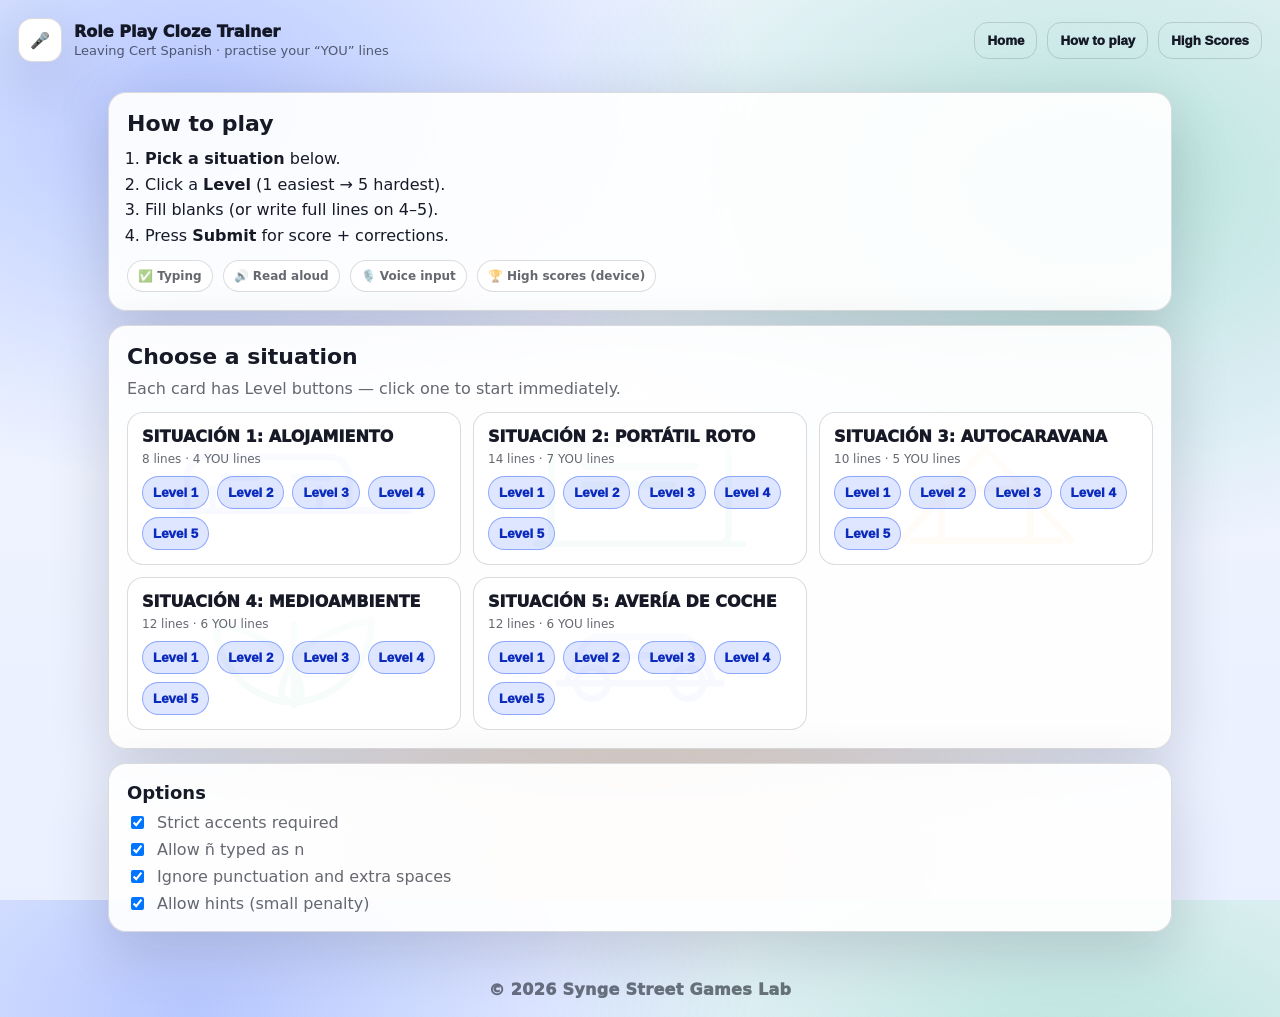
<file: index.html>
<!doctype html>
<html lang="en">
<head>
  <meta charset="utf-8" />
  <meta name="viewport" content="width=device-width, initial-scale=1" />
  <title>Role Play Cloze Trainer</title>
  <style>
    :root{
      --bg1:#f2f6ff; --bg2:#eaf0ff;
      --card: rgba(255,255,255,0.92);
      --text: rgba(8,12,24,0.94);
      --muted: rgba(8,12,24,0.62);
      --line: rgba(8,12,24,0.14);
      --green:#00a86b;
      --blue:#1d4fff;
      --blue2:#0b2bbd;
      --bad:#d61f2c;
      --good:#00a86b;
      --shadow: 0 18px 60px rgba(10,15,30,0.16);
      --radius: 18px;
      --font: ui-sans-serif, system-ui, -apple-system, Segoe UI, Roboto, Helvetica, Arial;
    }
    *{box-sizing:border-box}
    html,body{height:100%}
    body{
      margin:0; font-family:var(--font); color:var(--text);
      background:
        radial-gradient(900px 600px at 15% 12%, rgba(29,79,255,0.28), transparent 62%),
        radial-gradient(900px 600px at 85% 20%, rgba(0,168,107,0.24), transparent 62%),
        radial-gradient(800px 520px at 50% 95%, rgba(255,140,0,0.20), transparent 62%),
        linear-gradient(180deg, var(--bg1), var(--bg2));
    }
    .app{min-height:100%; display:flex; flex-direction:column}
    .topbar{display:flex; justify-content:space-between; align-items:center; padding:18px 18px 10px; gap:14px; flex-wrap:wrap}
    .brand{display:flex; align-items:center; gap:12px}
    .logo{width:44px; height:44px; display:grid; place-items:center; background:#fff; border:1px solid var(--line); border-radius:14px; box-shadow:var(--shadow)}
    .title{font-weight:1000}
    .subtitle{color:var(--muted); font-size:13px; margin-top:2px}
    .controls{display:flex; gap:10px; flex-wrap:wrap}
    .main{flex:1; padding: 6px 18px 22px; max-width: 1100px; width:100%; margin:0 auto}
    .screen{display:none}
    .screen.active{display:block}
    .card{background:var(--card); border:1px solid var(--line); border-radius:var(--radius); padding:18px; box-shadow:var(--shadow); margin:14px 0}
    .card.compact{padding:12px}
    h2{margin:0 0 10px; font-size:22px}
    h3{margin:0 0 10px; font-size:18px}
    p{margin:6px 0 0}
    .muted{color:var(--muted)}
    .small{font-size:12px}
    .how{margin:10px 0 0; padding-left:18px; line-height:1.6}
    .grid{display:grid; grid-template-columns: repeat(auto-fit, minmax(260px, 1fr)); gap: 12px; margin-top: 14px;}
    .sitCard{
      border:1px solid var(--line);
      border-radius:16px;
      padding:14px;
      overflow:hidden;
      position:relative;
      background: rgba(255,255,255,0.92);
    }
    .sitTitle{font-weight:1000; margin-bottom:6px}
    .sitMeta{color:var(--muted); font-size:12px; margin-bottom:10px}
    .levelRow{display:flex; gap:8px; flex-wrap:wrap}
    .levelBtn{
      border:1px solid rgba(29,79,255,0.42);
      background: rgba(29,79,255,0.14);
      color: var(--blue2);
      border-radius:999px;
      padding:8px 10px;
      cursor:pointer;
      font-weight:1000;
      transition: transform .10s ease, background .10s ease, border-color .10s ease;
    }
    .levelBtn:hover{transform: translateY(-1px); background: rgba(29,79,255,0.20); border-color: rgba(29,79,255,0.70)}
    .row{display:flex; gap:10px; flex-wrap:wrap; margin-top:12px; align-items:center}
    .pill{padding:8px 10px; border-radius:999px; border:1px solid var(--line); background:rgba(255,255,255,0.85); font-size:12px; color:var(--muted); font-weight:800}
    .btn{
      border:1px solid var(--line);
      background:#fff;
      color: var(--text);
      border-radius:14px;
      padding:10px 12px;
      cursor:pointer;
      transition: transform .10s ease, border-color .10s ease;
      font-weight:1000;
    }
    .btn:hover{transform: translateY(-1px); border-color: rgba(8,12,24,0.22)}
    .btn.primary{
      background: linear-gradient(180deg, rgba(29,79,255,0.22), rgba(29,79,255,0.14));
      border-color: rgba(29,79,255,0.55);
      color: var(--blue2);
    }
    .btn.ghost{background:transparent}
    .options{display:grid; gap:8px}
    .opt{display:flex; gap:10px; align-items:center; color:var(--muted)}
    .playHeader{display:flex; justify-content:space-between; align-items:flex-start; gap:14px; flex-wrap:wrap}
    .kicker{font-size:12px; color:var(--muted); margin-bottom:4px}
    .playBtns{display:flex; gap:10px; flex-wrap:wrap; justify-content:flex-end}
    .statusbar{display:flex; align-items:center; justify-content:space-between; gap:12px; flex-wrap:wrap; padding-bottom:12px; border-bottom:1px solid var(--line); margin-bottom:12px}
    .timer,.score{font-weight:1000}
    .progress{display:flex; align-items:center; gap:10px; min-width:240px; flex:1}
    .bar{height:10px; background: rgba(8,12,24,0.06); border:1px solid var(--line); border-radius:999px; flex:1; overflow:hidden}
    .fill{height:100%; width:0%; background: rgba(0,168,107,0.78)}
    .chat{display:flex; flex-direction:column; gap:12px}
    .bubble{max-width: 900px; padding: 12px; border-radius:16px; border:1px solid var(--line); background: rgba(255,255,255,0.94)}
    .bubble.examiner{align-self:flex-start}
    .bubble.you{align-self:flex-end; background: rgba(0,168,107,0.10); border-color: rgba(0,168,107,0.40)}
    .bubbleTop{display:flex; justify-content:space-between; gap:10px; align-items:center; margin-bottom:6px}
    .badge{font-size:11px; font-weight:1000; padding:4px 8px; border-radius:999px; border:1px solid var(--line); color:var(--muted); background:rgba(255,255,255,0.90)}
    .badge.you{color: rgba(0,168,107,0.98); border-color: rgba(0,168,107,0.40); background: rgba(0,168,107,0.14)}
    .lineText{line-height:1.38}
    .blanks{display:flex; flex-wrap:wrap; gap:8px; margin-top:10px}
    .blankWrap{display:flex; align-items:center; gap:8px; flex-wrap:wrap}
    .blank{
      min-width: 92px; max-width: 260px;
      padding: 10px;
      border-radius:14px;
      border:1px solid var(--line);
      background:#fff;
      color:var(--text);
      outline:none;
      font-weight:900;
    }
    .blank:focus{border-color: rgba(29,79,255,0.60); box-shadow: 0 0 0 4px rgba(29,79,255,0.16)}
    .hintText{font-size:12px; color:var(--muted)}
    .cue{font-size:12px; color:var(--muted); margin-top:6px}
    .resultsGrid{display:grid; grid-template-columns: repeat(auto-fit, minmax(160px, 1fr)); gap:12px; margin:14px 0 4px}
    .stat{border:1px solid var(--line); background:rgba(255,255,255,0.92); border-radius:16px; padding:12px}
    .label{color:var(--muted); font-size:12px}
    .value{font-weight:1000; font-size:22px; margin-top:4px}
    .input{padding:10px 12px; border-radius:14px; border:1px solid var(--line); background:#fff; color:var(--text); outline:none; min-width:220px; font-weight:900}
    .details{margin-top:14px; border:1px solid var(--line); border-radius:16px; padding:10px 12px; background: rgba(8,12,24,0.03)}
    .details summary{cursor:pointer; font-weight:1000}
    .correction{margin-top:10px; padding-top:10px; border-top:1px solid var(--line)}
    .good{color:var(--good); font-weight:1000}
    .bad{color:var(--bad); font-weight:1000}
    .mini{font-size:12px; color:var(--muted)}
    .modal{position:fixed; inset:0; display:grid; place-items:center; background: rgba(8,12,24,0.45); padding:18px}
    .modal.hidden{display:none; pointer-events:none}
    .modalCard{width:min(980px, 100%); max-height: 80vh; overflow:auto; background: rgba(255,255,255,0.98); border:1px solid var(--line); border-radius: 18px; box-shadow: var(--shadow)}
    .modalTop{display:flex; justify-content:space-between; align-items:center; padding:12px 12px 10px; border-bottom:1px solid var(--line)}
    .modalTitle{font-weight:1000}
    .modalBody{padding:12px}
    .footer{text-align:center; padding:12px 14px 18px; color: rgba(8,12,24,0.55); font-weight:1000; letter-spacing:0.3px;}
  </style>
</head>
<body>
  <div class="app">
    <header class="topbar">
      <div class="brand">
        <div class="logo">🎤</div>
        <div>
          <div class="title">Role Play Cloze Trainer</div>
          <div class="subtitle">Leaving Cert Spanish · practise your “YOU” lines</div>
        </div>
      </div>
      <div class="controls">
        <button id="btnHome" class="btn ghost" type="button">Home</button>
        <button id="btnHow" class="btn ghost" type="button">How to play</button>
        <button id="btnScores" class="btn ghost" type="button">High Scores</button>
      </div>
    </header>

    <main class="main">
      <section id="screenHome" class="screen active">
        <div class="card">
          <h2>How to play</h2>
          <ol class="how">
            <li><strong>Pick a situation</strong> below.</li>
            <li>Click a <strong>Level</strong> (1 easiest → 5 hardest).</li>
            <li>Fill blanks (or write full lines on 4–5).</li>
            <li>Press <strong>Submit</strong> for score + corrections.</li>
          </ol>
          <div class="row">
            <div class="pill">✅ Typing</div>
            <div class="pill">🔊 Read aloud</div>
            <div class="pill">🎙️ Voice input</div>
            <div class="pill">🏆 High scores (device)</div>
          </div>
        </div>

        <div class="card">
          <h2>Choose a situation</h2>
          <p class="muted">Each card has Level buttons — click one to start immediately.</p>
          <div class="grid" id="situationGrid"></div>
        </div>

        <div class="card">
          <h3>Options</h3>
          <div class="options">
            <label class="opt"><input type="checkbox" id="optStrictAccents" checked /> Strict accents required</label>
            <label class="opt"><input type="checkbox" id="optAllowEnyeAsN" checked /> Allow ñ typed as n</label>
            <label class="opt"><input type="checkbox" id="optLenientPunct" checked /> Ignore punctuation and extra spaces</label>
            <label class="opt"><input type="checkbox" id="optShowHints" checked /> Allow hints (small penalty)</label>
          </div>
        </div>

        <noscript>
          <div class="card" style="border-color:rgba(214,31,44,0.35); background:rgba(214,31,44,0.10); font-weight:900">
            This game needs JavaScript enabled to work.
          </div>
        </noscript>
      </section>

      <section id="screenPlay" class="screen">
        <div class="card playHeader">
          <div>
            <div class="kicker" id="playKicker">Situation · Level</div>
            <h2 id="playTitle">—</h2>
            <div class="muted" id="playDesc">—</div>
          </div>
          <div class="playBtns">
            <button id="btnSpeakExaminer" class="btn" type="button">🔊 Read examiner</button>
            <button id="btnSpeakAll" class="btn" type="button">🔊 Read all</button>
            <button id="btnVoice" class="btn" type="button">🎙️ Voice to fill</button>
            <button id="btnSubmit" class="btn primary" type="button">Submit</button>
          </div>
        </div>

        <div class="card">
          <div class="statusbar">
            <div class="timer">⏱️ <span id="time">0:00</span></div>
            <div class="progress">
              <div class="bar"><div class="fill" id="progressFill"></div></div>
              <div class="muted" id="progressText">0 / 0</div>
            </div>
            <div class="score">⭐ <span id="liveScore">0</span></div>
          </div>
          <div class="chat" id="chat"></div>
        </div>

        <div class="card compact">
          <div class="muted small">Tip: Click any blank to focus it. Use 🎙️ voice to fill the focused blank.</div>
        </div>
      </section>

      <section id="screenResults" class="screen">
        <div class="card">
          <h2>Results</h2>
          <div class="resultsGrid">
            <div class="stat"><div class="label">Score</div><div class="value" id="finalScore">0</div></div>
            <div class="stat"><div class="label">Accuracy</div><div class="value" id="finalAcc">0%</div></div>
            <div class="stat"><div class="label">Time</div><div class="value" id="finalTime">0:00</div></div>
            <div class="stat"><div class="label">Hints used</div><div class="value" id="finalHints">0</div></div>
          </div>

          <div class="row" style="gap:12px">
            <input id="playerName" class="input" maxlength="18" placeholder="Name for high score (optional)" />
            <button id="btnSaveScore" class="btn primary" type="button">Save score</button>
            <button id="btnRetry" class="btn" type="button">Try again</button>
            <button id="btnHome2" class="btn ghost" type="button">Home</button>
          </div>

          <details class="details">
            <summary>Show corrections</summary>
            <div id="corrections"></div>
          </details>
        </div>
      </section>

      <div id="modal" class="modal hidden" role="dialog" aria-modal="true">
        <div class="modalCard">
          <div class="modalTop">
            <div class="modalTitle" id="modalTitle">—</div>
            <button class="btn ghost" id="btnCloseModal" type="button">✕</button>
          </div>
          <div class="modalBody" id="modalBody"></div>
        </div>
      </div>
    </main>

    <footer class="footer"><span>© 2026 Synge Street Games Lab</span></footer>
  </div>

  <script>
    // ===== DATA =====
    var DATA = {
      "situations": [
        {"id":"s1","title":"SITUACIÓN 1: ALOJAMIENTO","turns":[
          {"speaker":"E","text":"Hola, dígame."},
          {"speaker":"YOU","text":"Voy a estar/ estaré en su universidad el año academico que viene de Erasmus. Es qué, como no conozco a nadie en Caceres, me pregunto si usted me podría dar algun consejo sobre/acerca deAlojamiento."},
          {"speaker":"E","text":"¿En qué parte de la ciudad querrías vivir?"},
          {"speaker":"YOU","text":"Bueno, preferiría vivir (bastante) cerca de la universidad, porque el año pasado vivía en las afueras de Dublin, y no me gustaba mucho la verdad."},
          {"speaker":"E","text":"¿Por qué?"},
          {"speaker":"YOU","text":"Pues, pasé demasiado tiempo viajando porque estaba muy lejos de todo. En el quinto pimiento, como dicen. JAJA. Si podría utilizar este tiempo en mis estudios/ estudiando, creo que mis notas mejorarían."},
          {"speaker":"E","text":"Tienes razón. Pero sabes que Cáceres es una ciudad muy pequeña y se puede andar desde las afueras a la Plaza Mayor en media hora."},
          {"speaker":"YOU","text":"Pues eso no está lejos, la verdad, y cómo el clima es mejor que el de irlanda, consideraré toda la ciudad, aunque todavía/ aún preferiría vivir en el centro."}
        ]},
        {"id":"s2","title":"SITUACIÓN 2: PORTÁTIL ROTO","turns":[
          {"speaker":"E","text":"Buenos días. ¿En qué puedo ayudarle?"},
          {"speaker":"YOU","text":"Hola. Tengo un problema con mi portátil. No funciona."},
          {"speaker":"E","text":"¿Qué le pasa exactamente?"},
          {"speaker":"YOU","text":"Se apaga todo el tiempo y la pantalla se queda negra."},
          {"speaker":"E","text":"¿Lo ha dejado caer o se ha mojado?"},
          {"speaker":"YOU","text":"No, nunca se me ha caído y no se ha mojado."},
          {"speaker":"E","text":"Vale. Lo podemos reparar. ¿Cuánto tiempo hace que lo compró?"},
          {"speaker":"YOU","text":"Lo compré hace dos años."},
          {"speaker":"E","text":"Entiendo. ¿Quiere dejarlo aquí para que lo revisemos?"},
          {"speaker":"YOU","text":"Sí, por favor. ¿Cuánto tardará la reparación?"},
          {"speaker":"E","text":"Depende. Entre tres y cinco días."},
          {"speaker":"YOU","text":"De acuerdo. ¿Y cuánto costará?"},
          {"speaker":"E","text":"Aproximadamente cien euros."},
          {"speaker":"YOU","text":"Perfecto. Muchas gracias por su ayuda. ¡Hasta luego!"}
        ]},
        {"id":"s3","title":"SITUACIÓN 3: AUTOCARAVANA","turns":[
          {"speaker":"E","text":"Buenos días. ¿En qué puedo ayudarle?"},
          {"speaker":"YOU","text":"Hola. Tenemos un problema con la electricidad en nuestra autocaravana."},
          {"speaker":"E","text":"¿Qué problema tienen?"},
          {"speaker":"YOU","text":"No hay luz y no podemos cargar los móviles."},
          {"speaker":"E","text":"Lo siento mucho. Voy a mandar a un técnico ahora mismo."},
          {"speaker":"YOU","text":"Gracias. ¿Cuánto tiempo tardará en arreglarlo?"},
          {"speaker":"E","text":"Probablemente una hora."},
          {"speaker":"YOU","text":"De acuerdo. Esto es muy inconveniente. ¿Podemos tener un descuento, por favor?"},
          {"speaker":"E","text":"Sí, claro. Les haré un descuento del diez por ciento."},
          {"speaker":"YOU","text":"Muchas gracias. ¡Adiós!"}
        ]},
        {"id":"s4","title":"SITUACIÓN 4: MEDIOAMBIENTE","turns":[
          {"speaker":"E","text":"Buenos días. Soy periodista. ¿Puedo hacerle unas preguntas sobre su proyecto?"},
          {"speaker":"YOU","text":"Sí, claro. Estoy encantado/a de hablar del proyecto."},
          {"speaker":"E","text":"¿En qué consiste el proyecto?"},
          {"speaker":"YOU","text":"Es un proyecto medioambiental en el colegio para reducir la contaminación y reciclar más."},
          {"speaker":"E","text":"¿Por qué es importante?"},
          {"speaker":"YOU","text":"Es importante porque el cambio climático es un problema muy serio y tenemos que actuar ahora."},
          {"speaker":"E","text":"¿Qué hace usted personalmente para ayudar?"},
          {"speaker":"YOU","text":"Yo reciclo en casa, uso menos plástico y voy al colegio en bici o en transporte público."},
          {"speaker":"E","text":"¿Cómo pueden ayudar otros estudiantes?"},
          {"speaker":"YOU","text":"Pueden participar en actividades, apagar las luces, reciclar y hablar con sus familias."},
          {"speaker":"E","text":"Muchas gracias por su tiempo."},
          {"speaker":"YOU","text":"Gracias a usted. ¡Hasta luego!"}
        ]},
        {"id":"s5","title":"SITUACIÓN 5: AVERÍA DE COCHE","turns":[
          {"speaker":"E","text":"Buenos días. ¿Qué problema tiene con el coche?"},
          {"speaker":"YOU","text":"Hola. Mi coche hace un ruido raro y no arranca bien."},
          {"speaker":"E","text":"¿Desde cuándo pasa esto?"},
          {"speaker":"YOU","text":"Desde ayer. Empezó después de un viaje largo."},
          {"speaker":"E","text":"¿Se ha encendido alguna luz en el salpicadero?"},
          {"speaker":"YOU","text":"Sí, se encendió una luz roja y me preocupé mucho."},
          {"speaker":"E","text":"Vale. Podemos revisarlo ahora. ¿Quiere dejarlo aquí?"},
          {"speaker":"YOU","text":"Sí, por favor. ¿Cuánto tardará la reparación?"},
          {"speaker":"E","text":"Entre dos y tres días."},
          {"speaker":"YOU","text":"De acuerdo. ¿Y cuánto costará más o menos?"},
          {"speaker":"E","text":"Depende, pero aproximadamente doscientos euros."},
          {"speaker":"YOU","text":"Perfecto. Muchas gracias. ¡Adiós!"}
        ]}
      ]
    };

    // Themed tile backgrounds (SVG icons, no extra files needed)
    var TILE_BG = {
      s1: "url(\"data:image/svg+xml;utf8,<svg xmlns='http://www.w3.org/2000/svg' width='900' height='500' viewBox='0 0 900 500'><rect width='900' height='500' fill='white'/><g fill='none' stroke='%231d4fff' stroke-width='18' stroke-linecap='round' stroke-linejoin='round' opacity='0.26'><path d='M160 310V220c0-30 25-55 55-55h330c30 0 55 25 55 55v90'/><path d='M140 310h620'/><path d='M260 220h90'/><path d='M450 220h90'/><path d='M230 310v-60'/><path d='M520 310v-60'/></g></svg>\")",
      s2: "url(\"data:image/svg+xml;utf8,<svg xmlns='http://www.w3.org/2000/svg' width='900' height='500' viewBox='0 0 900 500'><rect width='900' height='500' fill='white'/><g fill='none' stroke='%2300a86b' stroke-width='18' stroke-linecap='round' stroke-linejoin='round' opacity='0.26'><rect x='210' y='130' width='480' height='270' rx='24'/><path d='M170 400h560'/><path d='M300 190h300'/><path d='M300 240h240'/></g></svg>\")",
      s3: "url(\"data:image/svg+xml;utf8,<svg xmlns='http://www.w3.org/2000/svg' width='900' height='500' viewBox='0 0 900 500'><rect width='900' height='500' fill='white'/><g fill='none' stroke='%23ff8c00' stroke-width='18' stroke-linecap='round' stroke-linejoin='round' opacity='0.26'><path d='M220 390l230-250 230 250'/><path d='M330 390V250h240v140'/><path d='M250 390h400'/></g></svg>\")",
      s4: "url(\"data:image/svg+xml;utf8,<svg xmlns='http://www.w3.org/2000/svg' width='900' height='500' viewBox='0 0 900 500'><rect width='900' height='500' fill='white'/><g fill='none' stroke='%2300a86b' stroke-width='18' stroke-linecap='round' stroke-linejoin='round' opacity='0.26'><path d='M470 380c120-20 190-120 190-220-110 20-210 70-240 170-10 35-5 55 50 50z'/><path d='M420 380c-110-20-180-110-180-210 105 20 195 65 225 155 12 35 8 60-45 55z'/><path d='M450 390V170'/></g></svg>\")",
      s5: "url(\"data:image/svg+xml;utf8,<svg xmlns='http://www.w3.org/2000/svg' width='900' height='500' viewBox='0 0 900 500'><rect width='900' height='500' fill='white'/><g fill='none' stroke='%231d4fff' stroke-width='18' stroke-linecap='round' stroke-linejoin='round' opacity='0.26'><path d='M250 330l40-90c10-20 30-35 52-35h216c22 0 42 15 52 35l40 90'/><path d='M230 330h440'/><circle cx='320' cy='330' r='42'/><circle cx='580' cy='330' r='42'/><path d='M330 255h240'/></g></svg>\")"
    };

    function ready(fn){ if(document.readyState!=="loading") fn(); else document.addEventListener("DOMContentLoaded", fn); }

    ready(function(){
      function $(s){ return document.querySelector(s); }
      function esc(s){ return String(s).replace(/[&<>"']/g, c=>({"&":"&amp;","<":"&lt;",">":"&gt;",'"':"&quot;","'":"&#039;"}[c])); }

      // Visible error banner (prevents “silent dead buttons”)
      window.addEventListener("error", function(){
        try{
          var m=document.createElement("div");
          m.style.position="fixed";
          m.style.left="12px";
          m.style.right="12px";
          m.style.bottom="12px";
          m.style.padding="12px 14px";
          m.style.borderRadius="14px";
          m.style.background="rgba(214,31,44,0.95)";
          m.style.color="white";
          m.style.fontWeight="1000";
          m.style.zIndex="9999";
          m.textContent="JavaScript error on this device. Refresh. If it continues, tell your teacher.";
          document.body.appendChild(m);
        }catch(_){}
      }, { once:true });

      var screens = { home: $("#screenHome"), play: $("#screenPlay"), results: $("#screenResults") };
      function showScreen(name){
        Object.keys(screens).forEach(k=>screens[k].classList.remove("active"));
        screens[name].classList.add("active");
      }

      var opts = { strictAccents:true, allowEnyeAsN:true, lenientPunct:true, showHints:true };
      function loadOptions(){
        opts.strictAccents = $("#optStrictAccents").checked;
        opts.allowEnyeAsN  = $("#optAllowEnyeAsN").checked;
        opts.lenientPunct  = $("#optLenientPunct").checked;
        opts.showHints     = $("#optShowHints").checked;
      }
      ["#optStrictAccents","#optAllowEnyeAsN","#optLenientPunct","#optShowHints"].forEach(id=>{
        $(id).addEventListener("change", loadOptions);
      });

      var ACC = {"á":"a","é":"e","í":"i","ó":"o","ú":"u","ü":"u","Á":"A","É":"E","Í":"I","Ó":"O","Ú":"U","Ü":"U"};
      function stripAccents(s){ return s.split("").map(ch=>ACC[ch]||ch).join(""); }

      function normalize(s){
        var out=(s==null?"":String(s)).trim();
        if(opts.lenientPunct) out=out.replace(/[¿?¡!.,;:()\[\]{}"“”'’]/g," ");
        out=out.replace(/\s+/g," ").trim().toLowerCase();
        if(opts.allowEnyeAsN) out=out.replace(/ñ/g,"n");
        if(!opts.strictAccents) out=stripAccents(out);
        return out;
      }

      function parseAlternatives(raw){
        var cleaned=String(raw||"").trim();
        var parts=cleaned.split("/").map(x=>x.trim()).filter(Boolean);
        return parts.length<=1 ? [cleaned] : parts;
      }
      function isMatch(user, expectedRaw){
        var u=normalize(user);
        var alts=parseAlternatives(expectedRaw).map(x=>normalize(x));
        return alts.some(a=>a===u);
      }
      function tokenSimilarity(a,b){
        var A=normalize(a).split(" ").filter(Boolean);
        var B=normalize(b).split(" ").filter(Boolean);
        if(!A.length && !B.length) return 1;
        var setA={}, setB={}; A.forEach(x=>setA[x]=1); B.forEach(x=>setB[x]=1);
        var inter=0, uni=0;
        Object.keys(setA).forEach(k=>{ uni++; if(setB[k]) inter++; });
        Object.keys(setB).forEach(k=>{ if(!setA[k]) uni++; });
        return uni===0?0:inter/uni;
      }

      var STOP={"el":1,"la":1,"los":1,"las":1,"un":1,"una":1,"unos":1,"unas":1,"y":1,"o":1,"a":1,"de":1,"del":1,"al":1,"que":1,"en":1,"por":1,"para":1,"con":1,"sin":1,"es":1,"estoy":1,"estas":1,"esta":1,"está":1,"son":1,"soy":1,"eres":1,"se":1,"me":1,"te":1,"mi":1,"tu":1,"su":1,"sus":1,"lo":1,"le":1,"les":1,"ya":1,"muy":1,"más":1,"mas":1,"pero":1,"porque":1,"como":1,"cuando":1,"donde":1,"qué":1,"si":1,"no":1,"sí":1,"pues":1,"bueno":1};

      function mulberry32(a){ return function(){ var t=a+=0x6D2B79F5; t=Math.imul(t^(t>>>15),t|1); t^=t+Math.imul(t^(t>>>7),t|61); return ((t^(t>>>14))>>>0)/4294967296; }; }
      var SP_WORD=/^[A-Za-zÁÉÍÓÚÜÑáéíóúüñ]+$/;

      function makeCloze(text, blanksWanted, seed){
        var rng=mulberry32(seed);
        var tokens=String(text).split(/(\s+)/);
        var cand=[];
        for(var i=0;i<tokens.length;i++){
          var t=tokens[i];
          if(/^\s+$/.test(t)) continue;
          var w=t.replace(/[¿?¡!.,;:()\[\]{}"“”'’]/g,"").trim();
          if(!w) continue;
          if(!SP_WORD.test(w)) continue;
          var wn=normalize(w);
          if(wn.length<=3) continue;
          if(STOP[wn]) continue;
          cand.push({idx:i, raw:w});
        }
        for(var j=cand.length-1;j>0;j--){
          var k=Math.floor(rng()*(j+1));
          var tmp=cand[j]; cand[j]=cand[k]; cand[k]=tmp;
        }
        var chosen=cand.slice(0, Math.max(0, blanksWanted));
        var chosenIdx={}; chosen.forEach(c=>chosenIdx[c.idx]=1);

        var out="";
        for(var n=0;n<tokens.length;n++){
          if(!chosenIdx[n]){ out+=tokens[n]; continue; }
          var ans=tokens[n].replace(/^\W+|\W+$/g,"").trim();
          out += "[[BLANK:" + ans.replace(/\]/g,"\\]") + "]]";
        }
        return {templ:out};
      }

      function splitTemplate(templ){
        var parts=[], re=/\[\[BLANK:([^\]]+)\]\]/g, last=0, m;
        while((m=re.exec(templ))!==null){
          if(m.index>last) parts.push(templ.slice(last,m.index));
          parts.push({blank:m[1]});
          last=re.lastIndex;
        }
        if(last<templ.length) parts.push(templ.slice(last));
        return parts;
      }

      var current={ situation:null, level:1, seed:12345, startMs:0, timerId:null, blanks:[], hintsUsed:0, lastResult:null };

      function formatTime(ms){
        var s=Math.max(0, Math.floor(ms/1000));
        var m=Math.floor(s/60);
        var r=s%60;
        return m + ":" + (r<10 ? "0"+r : r);
      }
      function startTimer(){
        current.startMs=performance.now();
        if(current.timerId) clearInterval(current.timerId);
        current.timerId=setInterval(()=>{ $("#time").textContent=formatTime(performance.now()-current.startMs); }, 250);
      }
      function stopTimer(){ if(current.timerId) clearInterval(current.timerId); current.timerId=null; }

      function calcLiveScore(){
        var total=current.blanks.length, correct=0;
        current.blanks.forEach(b=>{
          var val=(b.input&&b.input.value)?b.input.value:"";
          if(b.mode==="inline"){ if(isMatch(val,b.expected)) correct++; }
          else { if(tokenSimilarity(val,b.expectedFull)>=b.simThreshold) correct++; }
        });
        var elapsed=(performance.now()-current.startMs)/1000;
        var accuracy=total?correct/total:0;
        var speedBonus=Math.max(0, Math.floor(220-elapsed));
        var score=Math.round(correct*20 + accuracy*120 + speedBonus) - current.hintsUsed*6;
        return {score:Math.max(0,score), correct, total, accuracy};
      }

      function updateProgress(){
        var total=current.blanks.length, filled=0;
        current.blanks.forEach(b=>{ var v=(b.input&&b.input.value)?b.input.value.trim():""; if(v) filled++; });
        var pct=total?(filled/total)*100:0;
        $("#progressFill").style.width=pct+"%";
        $("#progressText").textContent=filled+" / "+total;
        $("#liveScore").textContent=String(calcLiveScore().score);
      }

      function buildHome(){
        var grid=$("#situationGrid");
        grid.innerHTML="";

        DATA.situations.forEach(s=>{
          var youLines=s.turns.filter(t=>t.speaker==="YOU").length;

          var card=document.createElement("div");
          card.className="sitCard";

          // Apply themed “background image”
          var bg = TILE_BG[s.id];
          if (bg) {
            card.style.backgroundImage =
              "linear-gradient(180deg, rgba(255,255,255,0.95), rgba(255,255,255,0.84))," + bg;
            card.style.backgroundSize = "cover";
            card.style.backgroundPosition = "center";
          }

          card.innerHTML =
            '<div class="sitTitle">'+esc(s.title)+'</div>'+
            '<div class="sitMeta">'+s.turns.length+' lines · '+youLines+' YOU lines</div>'+
            '<div class="levelRow">'+[1,2,3,4,5].map(l=>(
              '<button class="levelBtn" type="button" data-sit="'+s.id+'" data-lvl="'+l+'">Level '+l+'</button>'
            )).join("")+'</div>';

          grid.appendChild(card);
        });

        // One click handler for all Level buttons
        grid.addEventListener("click", function(e){
          var btn = e.target.closest(".levelBtn");
          if(!btn) return;
          startGame(btn.getAttribute("data-sit"), parseInt(btn.getAttribute("data-lvl"),10));
        }, { once: true }); // avoid double-binding if buildHome ever runs again
      }

      var activeBlankId=0;
      function setActiveBlank(id){ activeBlankId=id; }

      function makeCues(text){
        var words=normalize(text).split(" ").filter(Boolean);
        var content=words.filter(w=>w.length>3 && !STOP[w]);
        var unique=[];
        content.forEach(w=>{ if(unique.indexOf(w)===-1) unique.push(w); });
        unique=unique.slice(0,6);
        return unique.length ? unique.join(" · ") : "(no cues)";
      }

      function startGame(sitId, level){
        loadOptions();
        current.situation = DATA.situations.find(x=>x.id===sitId);
        current.level = level;
        current.seed = Date.now()%1000000;
        current.blanks = [];
        current.hintsUsed = 0;
        current.lastResult = null;

        $("#playKicker").textContent = current.situation.title + " · Level " + level;
        $("#playTitle").textContent = current.situation.title;
        $("#playDesc").textContent = (level<=3)
          ? "Fill in the missing parts of the green “YOU” lines."
          : "Write/say the full “YOU” lines. Level 4 gives keyword cues; Level 5 gives none.";

        buildChat();
        showScreen("play");
        startTimer();
        updateProgress();
      }

      function buildChat(){
        var chat=$("#chat");
        chat.innerHTML="";
        var turns=current.situation.turns;
        var globalBlankIndex=0;

        turns.forEach((t, idx)=>{
          var bubble=document.createElement("div");
          bubble.className="bubble "+(t.speaker==="E"?"examiner":"you");

          var top=document.createElement("div");
          top.className="bubbleTop";
          top.innerHTML =
            '<span class="badge '+(t.speaker==="E"?"e":"you")+'">'+(t.speaker==="E"?"EXAMINER":"YOU")+'</span>'+
            '<span class="mini">Line '+(idx+1)+'</span>';
          bubble.appendChild(top);

          // ✅ FIX: Don’t show full YOU line on levels 1–3 (prevents copying).
          // Show full line for EXAMINER always, and for YOU only on levels 4–5.
          if (t.speaker === "E" || current.level >= 4) {
            var line=document.createElement("div");
            line.className="lineText";
            line.textContent=t.text;
            bubble.appendChild(line);
          }

          if(t.speaker==="YOU"){
            if(current.level<=3){
              var blanksWanted = (current.level===1)?2:(current.level===2?4:6);
              var templObj = makeCloze(t.text, blanksWanted, current.seed + idx*97);
              var parts = splitTemplate(templObj.templ);

              var wrap=document.createElement("div");
              wrap.className="blanks";

              parts.forEach(p=>{
                if(typeof p==="string"){
                  var span=document.createElement("span");
                  span.textContent=p;
                  wrap.appendChild(span);
                } else {
                  var blankWrap=document.createElement("span");
                  blankWrap.className="blankWrap";

                  var input=document.createElement("input");
                  input.className="blank";
                  input.placeholder="…";
                  input.autocomplete="off";
                  input.spellcheck=false;

                  var expected=p.blank;

                  var hintBtn=document.createElement("button");
                  hintBtn.className="btn ghost";
                  hintBtn.type="button";
                  hintBtn.textContent="Hint";

                  var hintText=document.createElement("span");
                  hintText.className="hintText";
                  hintText.textContent="";

                  if(!opts.showHints) hintBtn.style.display="none";

                  hintBtn.addEventListener("click", ()=>{
                    current.hintsUsed += 1;
                    var alts=parseAlternatives(expected);
                    var clean=alts[0].trim();
                    var first=clean.slice(0, clean.length>6?2:1);
                    hintText.textContent=" "+first+"… ("+clean.length+")";
                    hintBtn.disabled=true;
                    updateProgress();
                  });

                  input.addEventListener("input", updateProgress);
                  input.addEventListener("focus", ()=>setActiveBlank(globalBlankIndex));

                  current.blanks.push({id:globalBlankIndex, mode:"inline", expected, input, lineIndex:idx});
                  globalBlankIndex++;

                  blankWrap.appendChild(input);
                  blankWrap.appendChild(hintBtn);
                  blankWrap.appendChild(hintText);
                  wrap.appendChild(blankWrap);
                }
              });

              bubble.appendChild(wrap);

            } else {
              var ta=document.createElement("textarea");
              ta.className="blank";
              ta.rows=2;
              ta.style.width="100%";
              ta.style.maxWidth="900px";
              ta.style.minHeight="54px";
              ta.placeholder = (current.level===4) ? "Type/say the full response (use cues below)…" : "Type/say the full response…";
              ta.autocomplete="off";
              ta.spellcheck=false;

              ta.addEventListener("input", updateProgress);
              ta.addEventListener("focus", ()=>setActiveBlank(globalBlankIndex));

              bubble.appendChild(ta);

              if(current.level===4){
                var cue=document.createElement("div");
                cue.className="cue";
                cue.textContent="Cues: "+makeCues(t.text);
                bubble.appendChild(cue);
              }

              current.blanks.push({id:globalBlankIndex, mode:"full", expectedFull:t.text, simThreshold:0.86, input:ta, lineIndex:idx});
              globalBlankIndex++;
            }
          }

          chat.appendChild(bubble);
        });
      }

      function speak(text){
        if(!("speechSynthesis" in window)){ alert("Text-to-speech not supported here."); return; }
        window.speechSynthesis.cancel();
        var u = new SpeechSynthesisUtterance(text);
        u.lang="es-ES"; u.rate=1.0;
        window.speechSynthesis.speak(u);
      }
      function readExaminerOnly(){
        var lines=current.situation.turns.filter(t=>t.speaker==="E").map(t=>t.text);
        speak(lines.join(" ... "));
      }
      function readAll(){
        var lines=current.situation.turns.map(t=>(t.speaker==="E"?"Examinador: ":"Tú: ")+t.text);
        speak(lines.join(" ... "));
      }
      function startVoiceFill(){
        var Rec=window.SpeechRecognition || window.webkitSpeechRecognition;
        if(!Rec){ alert("Voice input not supported here. Try Chrome/Edge."); return; }
        var rec=new Rec(); rec.lang="es-ES"; rec.interimResults=false; rec.maxAlternatives=1;
        var target=current.blanks.find(b=>b.id===activeBlankId) || current.blanks[0];
        if(!target || !target.input) return;
        rec.onresult=(ev)=>{
          var text = ev.results && ev.results[0] && ev.results[0][0] ? ev.results[0][0].transcript : "";
          target.input.value=String(text).trim();
          target.input.dispatchEvent(new Event("input"));
          target.input.focus();
        };
        rec.onerror=()=>alert("Voice input error. Check mic permissions.");
        rec.start();
      }

      function grade(){
        stopTimer();
        var elapsedMs=performance.now()-current.startMs;
        var total=current.blanks.length, correct=0, results=[];
        current.blanks.forEach(b=>{
          var given=b.input.value.trim();
          if(b.mode==="inline"){
            var ok=isMatch(given,b.expected); if(ok) correct++;
            results.push({mode:"inline", expected:b.expected, given, ok, lineIndex:b.lineIndex});
          } else {
            var sim=tokenSimilarity(given,b.expectedFull);
            var ok2=sim>=b.simThreshold; if(ok2) correct++;
            results.push({mode:"full", expected:b.expectedFull, given, ok:ok2, sim, lineIndex:b.lineIndex});
          }
        });
        var accuracy=total?correct/total:0;
        var score=Math.max(0, Math.round(calcLiveScore().score));
        return {score, elapsedMs, accuracy, results, hintsUsed: current.hintsUsed};
      }

      function renderCorrections(payload){
        var byLine={};
        payload.results.forEach(r=>{ (byLine[r.lineIndex]=byLine[r.lineIndex]||[]).push(r); });
        var wrap=document.createElement("div");

        current.situation.turns.forEach((t, idx)=>{
          if(t.speaker!=="YOU") return;
          var lineRs=byLine[idx]||[];
          var okAll=lineRs.length?lineRs.every(x=>x.ok):false;
          var your=(current.level<=3) ? lineRs.map(x=>x.given).join(" ").trim() : (lineRs[0]?lineRs[0].given:"");

          var block=document.createElement("div");
          block.className="correction";
          block.innerHTML =
            '<div><span class="'+(okAll?"good":"bad")+'">'+(okAll?"✓":"✗")+'</span> <strong>YOU</strong> · Line '+(idx+1)+'</div>'+
            '<div class="mini" style="margin-top:6px">Model answer:</div>'+
            '<div style="margin-top:4px">'+esc(t.text)+'</div>'+
            '<div class="mini" style="margin-top:8px">Your answer:</div>'+
            '<div style="margin-top:4px">'+esc(your)+'</div>';

          if(current.level>3 && lineRs[0]){
            var simPct=Math.round((lineRs[0].sim||0)*100);
            var p=document.createElement("div");
            p.className="mini"; p.style.marginTop="8px";
            p.innerHTML='Similarity: <strong>'+simPct+'%</strong> (needs ~86%+)';
            block.appendChild(p);
          }
          wrap.appendChild(block);
        });

        $("#corrections").innerHTML="";
        $("#corrections").appendChild(wrap);
      }

      function onSubmit(){
        var payload=grade();
        $("#finalScore").textContent=String(payload.score);
        $("#finalAcc").textContent=Math.round(payload.accuracy*100)+"%";
        $("#finalTime").textContent=formatTime(payload.elapsedMs);
        $("#finalHints").textContent=String(payload.hintsUsed);
        renderCorrections(payload);
        current.lastResult=payload;
        showScreen("results");
      }

      function keyForScores(){ return "rp_scores_v2::"+current.situation.id+"::L"+current.level; }
      function saveScore(){
        var name=($("#playerName").value||"").trim().slice(0,18) || "Anonymous";
        if(!current.lastResult) return;
        var item={name, score:current.lastResult.score, timeMs:current.lastResult.elapsedMs, acc:current.lastResult.accuracy, when:Date.now()};
        var key=keyForScores();
        var existing=JSON.parse(localStorage.getItem(key) || "[]");
        existing.push(item);
        existing.sort((a,b)=>(b.score-a.score)||(a.timeMs-b.timeMs));
        localStorage.setItem(key, JSON.stringify(existing.slice(0,10)));
        alert("Saved! Check High Scores.");
      }

      function showHighScores(){
        var rows=[];
        DATA.situations.forEach(s=>{
          for(var lvl=1; lvl<=5; lvl++){
            var key="rp_scores_v2::"+s.id+"::L"+lvl;
            var list=JSON.parse(localStorage.getItem(key)||"[]");
            if(!list.length) continue;
            list.slice(0,5).forEach((r, idx)=>{
              rows.push({sit:s.title, lvl, rank:idx+1, name:r.name, score:r.score, time:formatTime(r.timeMs), acc:Math.round(r.acc*100)+"%"});
            });
          }
        });
        rows.sort((a,b)=>b.score-a.score);

        $("#modalTitle").textContent="High Scores (this device)";
        $("#modalBody").innerHTML = rows.length ? (
          '<div class="mini muted" style="margin-bottom:10px">Saved on this device/browser only.</div>'+
          '<div style="overflow:auto">'+
          '<table style="width:100%; border-collapse:collapse; font-size:13px">'+
          '<thead><tr>'+
          '<th style="text-align:left; padding:8px; border-bottom:1px solid var(--line)">Situation</th>'+
          '<th style="text-align:left; padding:8px; border-bottom:1px solid var(--line)">Level</th>'+
          '<th style="text-align:left; padding:8px; border-bottom:1px solid var(--line)">Rank</th>'+
          '<th style="text-align:left; padding:8px; border-bottom:1px solid var(--line)">Name</th>'+
          '<th style="text-align:left; padding:8px; border-bottom:1px solid var(--line)">Score</th>'+
          '<th style="text-align:left; padding:8px; border-bottom:1px solid var(--line)">Time</th>'+
          '<th style="text-align:left; padding:8px; border-bottom:1px solid var(--line)">Acc</th>'+
          '</tr></thead><tbody>'+
          rows.map(r=>(
            '<tr>'+
              '<td style="padding:8px; border-bottom:1px solid var(--line)">'+esc(r.sit)+'</td>'+
              '<td style="padding:8px; border-bottom:1px solid var(--line)">'+r.lvl+'</td>'+
              '<td style="padding:8px; border-bottom:1px solid var(--line)">'+r.rank+'</td>'+
              '<td style="padding:8px; border-bottom:1px solid var(--line)">'+esc(r.name)+'</td>'+
              '<td style="padding:8px; border-bottom:1px solid var(--line)"><strong>'+r.score+'</strong></td>'+
              '<td style="padding:8px; border-bottom:1px solid var(--line)">'+r.time+'</td>'+
              '<td style="padding:8px; border-bottom:1px solid var(--line)">'+r.acc+'</td>'+
            '</tr>'
          )).join("") +
          '</tbody></table></div>'
        ) : '<div class="muted">No scores saved yet.</div>';

        $("#modal").classList.remove("hidden");
      }

      function showHow(){
        $("#modalTitle").textContent="How to play";
        $("#modalBody").innerHTML =
          '<ol style="margin:0; padding-left:18px; line-height:1.7">'+
          '<li>Pick a situation on the Home screen.</li>'+
          '<li>Click Level 1–5 to start.</li>'+
          '<li>Fill blanks (1–3) or write the full line (4–5).</li>'+
          '<li>Press Submit for score + corrections.</li>'+
          '</ol>';
        $("#modal").classList.remove("hidden");
      }

      $("#btnHome").addEventListener("click", ()=>{ stopTimer(); showScreen("home"); });
      $("#btnHome2").addEventListener("click", ()=>{ stopTimer(); showScreen("home"); });
      $("#btnHow").addEventListener("click", showHow);
      $("#btnScores").addEventListener("click", showHighScores);
      $("#btnCloseModal").addEventListener("click", ()=>$("#modal").classList.add("hidden"));
      $("#modal").addEventListener("click", (e)=>{ if(e.target && e.target.id==="modal") $("#modal").classList.add("hidden"); });

      $("#btnSpeakExaminer").addEventListener("click", readExaminerOnly);
      $("#btnSpeakAll").addEventListener("click", readAll);
      $("#btnVoice").addEventListener("click", startVoiceFill);
      $("#btnSubmit").addEventListener("click", onSubmit);
      $("#btnRetry").addEventListener("click", ()=>startGame(current.situation.id, current.level));
      $("#btnSaveScore").addEventListener("click", saveScore);

      loadOptions();
      buildHome();
      showScreen("home");
    });
  </script>
</body>
</html>
</file>
